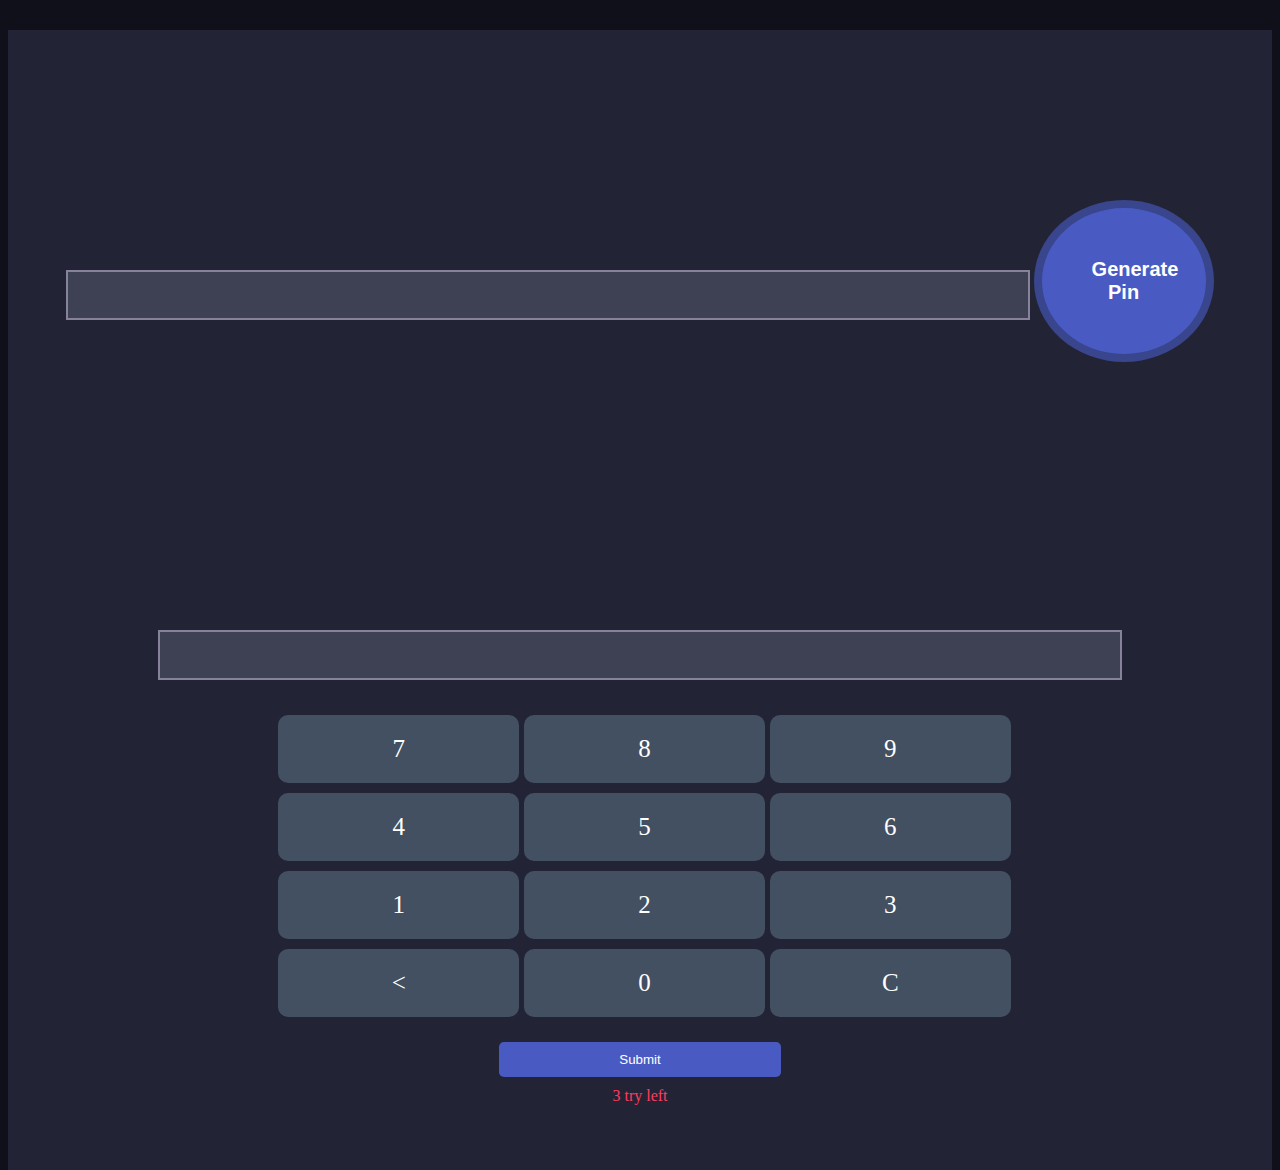
<file: pin-matcher/index.html>
<!DOCTYPE html>
<html lang="en">
<head>
    <meta charset="UTF-8">
    <meta name="viewport" content="width=device-width, initial-scale=1.0">
    <title>Pin Generator</title>
    <link rel="stylesheet" href="https://stackpath.bootstrapcdn.com/bootstrap/4.5.0/css/bootstrap.min.css" integrity="sha384-9aIt2nRpC12Uk9gS9baDl411NQApFmC26EwAOH8WgZl5MYYxFfc+NcPb1dKGj7Sk" crossorigin="anonymous">
    <link rel="stylesheet" href="style.css">
</head>
<body>
    <div class="container">
        <div class="row">
            <div class="col-md-6">
                <div class="pin-generator half-width">
                    <input id="display-pin" class="form-control" type="text">
                    <button onclick="generatePin()" class="generate-btn">Generate Pin</button>
                </div>
            </div>
            <div class="col-md-6">
                <div class="input-section half-width">
                    <input id="typed-numbers" class="form-control" type="text">
                    <div class="numbers">
                        <div id="key-pad" class="calc-body">
                            <div class="calc-button-row">
                              <div class="button">7</div>
                              <div class="button">8</div>
                              <div class="button">9</div>
                            </div>
                            <div class="calc-button-row">
                              <div class="button">4</div>
                              <div class="button">5</div>
                              <div class="button">6</div>
                            </div>
                            <div class="calc-button-row">
                              <div class="button">1</div>
                              <div class="button">2</div>
                              <div class="button">3</div>
                            </div>
                            <div class="calc-button-row">
                                <div class="button">&lt;</div>
                                <div class="button">0</div>
                                <div class="button">C</div>
                            </div>
                            <div>
                                <button onclick="verifyPin()" type="submit" class="submit-btn">Submit</button>
                                <p class="action-left">3 try left</p>
                            </div>
                    </div>
                </div>
            </div>
        </div>
        <div class="notify-section">
            <p id="notify-fail" class="notify">❌ Pin Didn't Match, Please try again</p>
            <p id="notify-success" class="notify">✅ Pin Matched... Secret door is opening for you</p>
        </div>
    </div>
    <script src="../pin-matcher/app.js"></script>
</body>
</html>
</file>
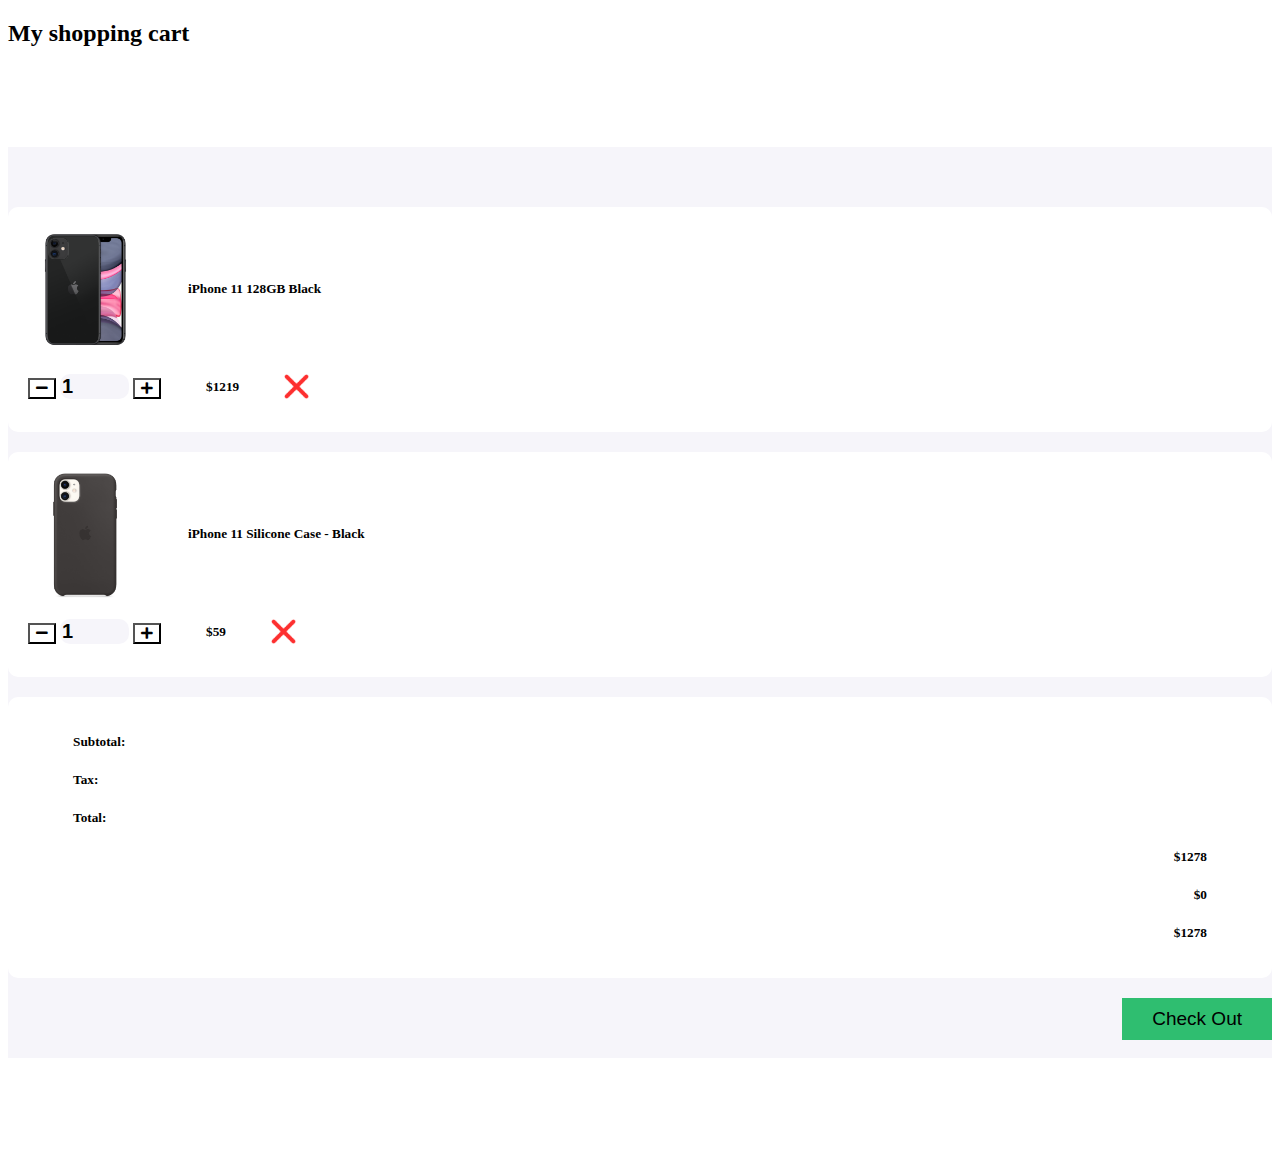
<file: shopping-cart/index.html>
<!DOCTYPE html>
<html>

<head>
   <title>Shopping Cart</title>
   <meta charset="utf-8">
   <meta name="viewport" content="width=device-width, initial-scale=1">
   <link href="https://cdn.jsdelivr.net/npm/bootstrap@5.0.2/dist/css/bootstrap.min.css" rel="stylesheet"
      integrity="sha384-EVSTQN3/azprG1Anm3QDgpJLIm9Nao0Yz1ztcQTwFspd3yD65VohhpuuCOmLASjC" crossorigin="anonymous">
   <link href="https://cdnjs.cloudflare.com/ajax/libs/font-awesome/5.11.2/css/all.css" rel="stylesheet" />
   <link href="style.css" rel="stylesheet">
</head>

<body>

   <section>
      <div class="container">
         <h2>My shopping cart</h2>
         <div class="cart">
            <div class="col-md-12 col-lg-10 mx-auto">
               <div class="cart-item">
                  <div class="row">
                     <div class="col-md-7 center-item">
                        <img src="images/product-1.png" alt="">
                        <h5>iPhone 11 128GB Black</h5>
                     </div>

                     <div class="col-md-5 center-item">
                        <div class="input-group number-spinner">
                           <button id="phone-minus" class="btn btn-default"><i class="fas fa-minus"></i></button>
                           <input id="phone-number" type="number" min="0" class="form-control text-center" value="1">
                           <button id ="phone-plus" class="btn btn-default"><i class="fas fa-plus"></i></button>
                        </div>
                        <h5>$<span id="phone-total">1219</span></h5>
                        <img src="images/remove.png" alt="" class="remove-item">
                     </div>
                  </div>
               </div>

               <div class="cart-item">
                  <div class="row">
                     <div class="col-md-7 center-item mx-auto">
                        <img src="images/product-2.png" alt="">
                        <h5>iPhone 11 Silicone Case - Black</h5>
                     </div>
                     <div class="col-md-5 center-item">
                        <div class="input-group number-spinner">
                           <button id="case-minus" class="btn btn-default"><i class="fas fa-minus"></i></button>
                           <input id="case-number" type="number" min="0" class="form-control text-center" value="1">
                           <button id="case-plus" class="btn btn-default"><i class="fas fa-plus"></i></button>

                        </div>
                        <h5>$<span id="case-total">59</span></h5>
                        <img src="images/remove.png" alt="" class="remove-item">
                     </div>
                  </div>
               </div>

               <div class="cart-item">
                  <div class="row">

                     <div class="col-md-8">
                        <h5>Subtotal: </h5>
                        <h5>Tax:</h5>
                        <h5>Total:</h5>
                     </div>

                     <div class="col-md-4 status">
                        <h5>$<span id="sub-total">1278</span></h5>
                        <h5>$<span id="tax-amount">0</span></h5>
                        <h5>$<span id="total-price">1278</span></h5>
                     </div>
                  </div>
               </div>
               <div class="col-md-12 pt-4 pb-4">
                  <button type="button" class="btn btn-success check-out">Check Out</button>
               </div>
            </div>
         </div>
      </div>
   </section>
   <script src="../shopping-cart/app.js"></script>
</body>

</html>
</file>
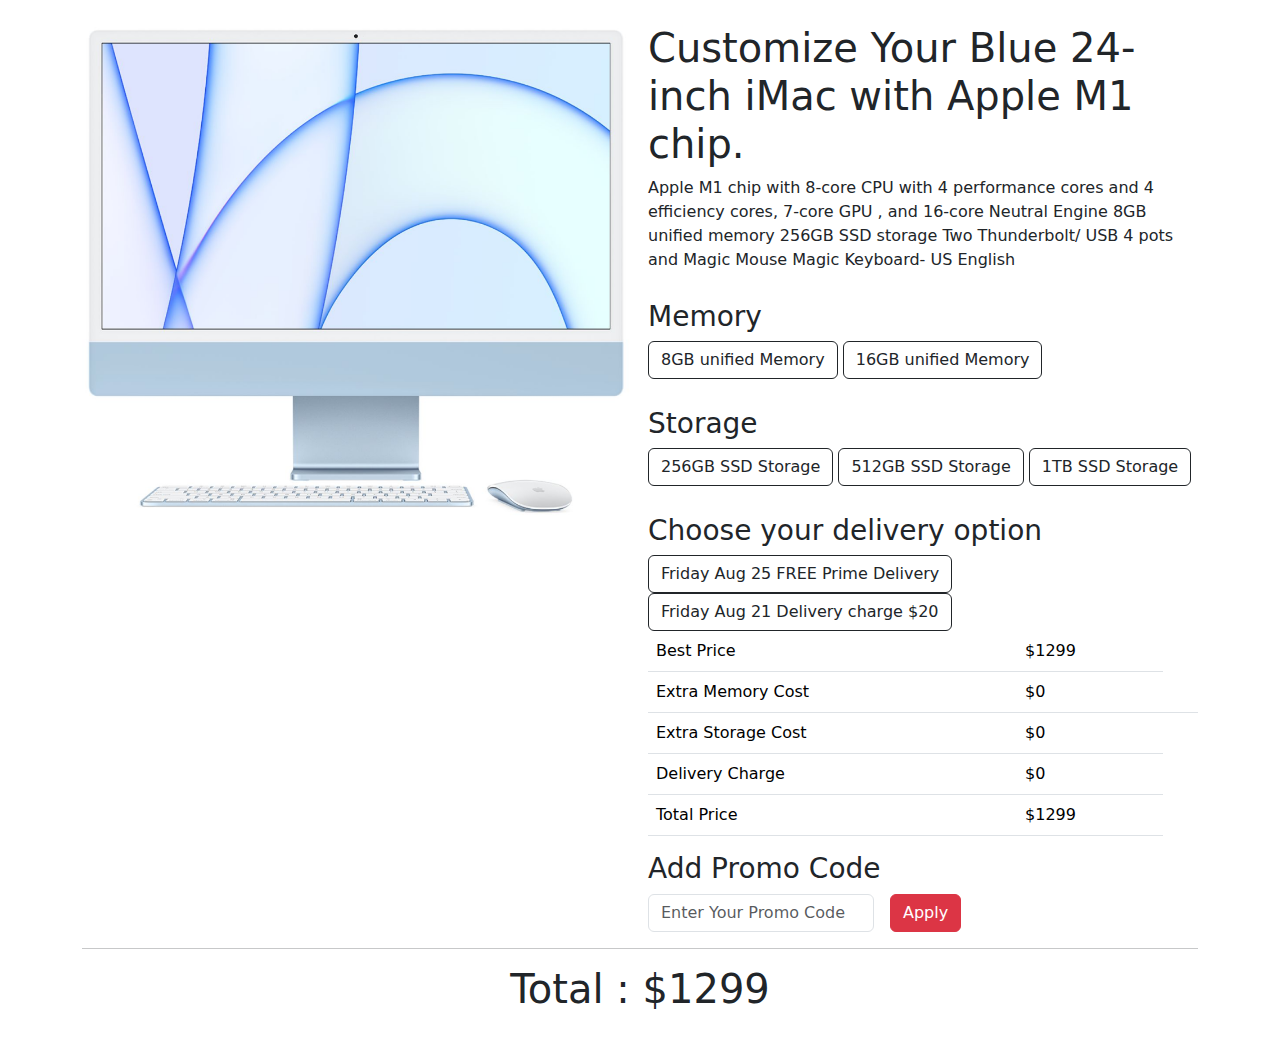
<file: mac-book-pro/mac-book-pro-MinhajulAkib-main/index.html>
<!DOCTYPE html>
<html lang="en">
<head>
    <meta charset="UTF-8">
    <meta http-equiv="X-UA-Compatible" content="IE=edge">
    <meta name="viewport" content="width=device-width, initial-scale=1.0">
    <title>Mac Book Pro</title>

    <!-- Bootstrap CSS -->
    <link href="https://cdn.jsdelivr.net/npm/bootstrap@5.1.0/dist/css/bootstrap.min.css" rel="stylesheet">
    <!-- CSS Link -->
    <link rel="stylesheet" href="css/style.css">
   
</head>
<body>
  <header>
  </header>
  <section class="container mt-4">
    <div class="row g-3">
        <!-- Main image Part -->
        <div class="col-md-6">
            <img class="img-fluid" src="images/mac.png" alt="">
        </div>
        <div class="col-md-6">
            <!-- Product details  -->
            <div class="mb-4">
                <h1>Customize Your Blue 24-inch iMac with Apple M1 chip.</h1>
                <p>Apple M1 chip with 8-core CPU with 4 performance cores and 4 efficiency cores, 7-core GPU , and 16-core Neutral Engine 8GB unified memory 256GB SSD storage Two Thunderbolt/ USB 4 pots and Magic Mouse Magic Keyboard- US English</p>
            </div>

                    <!--Memory part-->
                    <div class="memory ">
                        <h3>Memory</h3>
                        <button type="button" id="8gb-memory" class="memorycolor btn btn-outline-dark">8GB unified Memory</button>
                        <button type="button" id="16gb-memory" class="memorycolor btn btn-outline-dark">16GB unified Memory</button>
                    </div>
                    <!--Storage part-->
                    <div class="storage ">
                        <h3>Storage</h3>
                        <button type="button" id="256gb-ssd" class="storagecolor btn btn-outline-dark">256GB SSD Storage</button>
                        <button type="button" id="512gb-ssd" class="storagecolor btn btn-outline-dark">512GB SSD Storage</button>
                        <button type="button" id="1tb-ssd" class="storagecolor btn btn-outline-dark">1TB SSD Storage</button>
                    </div>

                    <!--Delivery part-->
                    <div class="delivery">
                        <h3>Choose your delivery option</h3>
                        <button type="button" id="without-delivery-charge" class="deliverycolor btn btn-outline-dark">Friday Aug 25 FREE Prime Delivery</button>
                        <button type="button" id="with-delivery-charge" class="deliverycolor btn btn-outline-dark">Friday Aug 21 Delivery charge $20</button>
                    </div>
                   <!--Price count part-->
                    <div class="price-Table-container">
                    <table class="table">
                        
                    <tbody>
                     <tr>
                      <td>Best Price</td>
                      <td>$<span id="best-cost">1299</span></td>
                      </tr>
                      <tr>
                            
                    <td>Extra Memory Cost </td>
                        <td>$<span id="extra-memory-cost">0<td></span></td>
                        </tr>
                        <tr>
                    <td >Extra Storage Cost </td>
                        <td>$<span id="extra-storage-cost">0</span></td>
                        </tr>
                        <tr>
                    <td >Delivery Charge </td>
                        <td>$<span id="extra-delivery-cost">0</span></td>
                        </tr>
                        </tbody>
                        <tfoot>
                          <tr>
                            
                    <td >Total Price </td>
                        <td>$<span id="total-cost">1299</span></td>
                        </tr>
                        </tfoot>
                      </table>
                    </div>
                    <div class="promo-code-container">
                        <h3>Add Promo Code</h3>
                        <div class="row row-cols-lg-auto g-3 align-items-center">
                            <div class="col-12">
                            <input type="text" class="form-control" id="promo-code" placeholder="Enter Your Promo Code">
                              </div>
                        <div class="col-12">
                            <button id="code-entered" type="submit" class="btn btn-danger">Apply</button>
                          </div>
                        </div>
                </div>
              </div>
            </div>
        </div>
    </section>
    <!-- footer section -->
    <footer class="container mb-5">
      <hr>
      <h1 class="text-center">Total : $<span id="display-cost">1299</span></h1>
   </footer>
    <script src="js/macbook.js"></script>
</body>
</html>
</file>
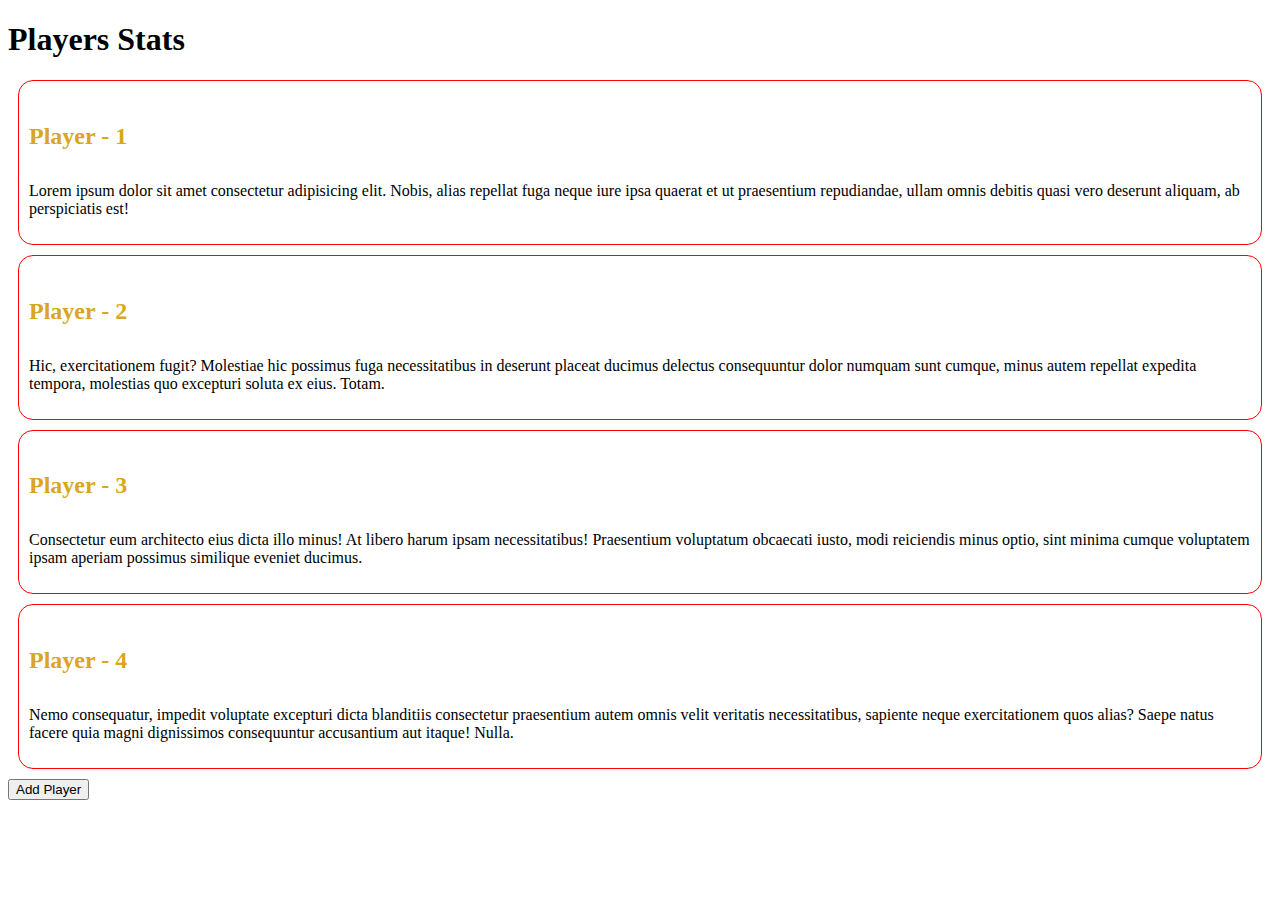
<file: clean-functional-bank/players.html>
<!DOCTYPE html>
<html lang="en">

<head>
    <meta charset="UTF-8">
    <meta http-equiv="X-UA-Compatible" content="IE=edge">
    <meta name="viewport" content="width=device-width, initial-scale=1.0">
    <title>Players</title>
    <style>
        /* #players .player:first-child {
            background-color: darkkhaki;
        } */

        .player-name {
            font-size: 1.5em;
            font-weight: 600;
            color: goldenrod;
        }
    </style>
</head>

<body>
    <header>
        <h1>Players Stats</h1>
    </header>
    <main>
        <section id="players">
            <!-- div.player*4>h4.player-name{Player - $}+p>lorem30 -->
            <div class="player">
                <h4 class="player-name">Player - 1</h4>
                <p>Lorem ipsum dolor sit amet consectetur adipisicing elit. Nobis, alias repellat fuga neque iure ipsa
                    quaerat et ut praesentium repudiandae, ullam omnis debitis quasi vero deserunt aliquam, ab
                    perspiciatis est!</p>
            </div>
            <div class="player">
                <h4 class="player-name">Player - 2</h4>
                <p>Hic, exercitationem fugit? Molestiae hic possimus fuga necessitatibus in deserunt placeat ducimus
                    delectus consequuntur dolor numquam sunt cumque, minus autem repellat expedita tempora, molestias
                    quo excepturi soluta ex eius. Totam.</p>
            </div>
            <div class="player">
                <h4 class="player-name">Player - 3</h4>
                <p>Consectetur eum architecto eius dicta illo minus! At libero harum ipsam necessitatibus! Praesentium
                    voluptatum obcaecati iusto, modi reiciendis minus optio, sint minima cumque voluptatem ipsam aperiam
                    possimus similique eveniet ducimus.</p>
            </div>
            <div class="player">
                <h4 class="player-name">Player - 4</h4>
                <p>Nemo consequatur, impedit voluptate excepturi dicta blanditiis consectetur praesentium autem omnis
                    velit veritatis necessitatibus, sapiente neque exercitationem quos alias? Saepe natus facere quia
                    magni dignissimos consequuntur accusantium aut itaque! Nulla.</p>
            </div>

        </section>
        <button onclick="addPlayer()">Add Player</button>
    </main>
    <script src="js/players.js"></script>
</body>

</html>
</file>
<file: pin-matcher/style.css>
*{
    box-sizing: border-box;
}
body {
    background: #10101B;
    height: 100vh;
}
.container {
    margin-top: 30px;
}

.half-width {
    height: 570px;
    background: #222436;
    padding: 30px;
    text-align: center;
}
.generate-btn{
    margin-top: 140px;
    width: 180px;
    padding: 50px;
    border-radius: 50%;
    border: 8px solid #39458C;
    background-color: #495BC3;
    color: #ffffff;
    font-weight: bold;
    font-size: 20px;
    text-align: center;
}
.generate-btn:focus{
    outline: none;
    box-shadow: none;
}

input[type='text']{
    background-color: #3D4153;
    padding: 10px 0px;
    color: #ffffff;
    width: 80%;
    margin: 0 auto;
    border: 2px solid #858299;
    height: 50px;
    padding: 10px;
}
input[type='text']:focus {
    background-color: #3D4153;
    color: #fff;
    font-size: 20px;
}
.numbers {
    margin: 30px 0;
}

.calc-typed {
margin-top: 20px;
font-size: 45px;
text-align: right;
color: #fff;
}

.calc-button-row {
width: 100%;
}

.button {
width: 20%;
background: #425062;
color: #fff;
padding: 20px 0;
margin: 5px;
display: inline-block;
font-size: 25px;
text-align: center;
vertical-align: middle;
margin-right: -4px;
border-radius: 10px;
cursor: pointer;
}
.blink-me {
color: #E0B612;
}
.submit-btn {
    border: none;
    margin-top: 20px;
    padding: 10px 120px;
    border-radius: 5px;
    background: #495BC3;
    color: #fff;
}
.notify {
    color: #fff;
    text-align: center;
    margin: 0 auto;
    background: #222436;
    margin-top: 20px;
    border-radius: 15px;
    padding: 5px 20px;
    display: none;
}
.notify-section{
    width: 35%;
    margin: 0 auto;
}
.action-left {
    color: #FF3C5F;
    margin-top: 10px;
}
</file>
<file: shopping-cart/style.css>
body{
	background: #fff;
}
.cart{
	margin: 100px 0;
	background-color: #F6F5FA;;
	padding: 60px 0;
}
.total-price{
	padding-bottom: 15px;
}
.cart-item{
	background-color: #fff;
	border-radius: 10px;
	padding: 15px 20px;
	margin-bottom: 20px;
}
.center-item{
    display: flex;
    align-items: center;
    justify-content: flex-start;
}
.cart-item img{
	width: 115px;
}
.cart-item h5{
    padding: 0 45px;
}
.cart-item .remove-item{
	width: 25px!important;
}
.btn-default{
	background-color: #fff;
}
.cart-item .form-control{
	background-color: #F6F5FA;
	border: none;
    width: 65px;
    border-radius: 10px!important;
    font-weight: 700;
    font-size: 20px;
}
.input-group{
	width: unset;
	flex-wrap: nowrap;
}
.status{
	text-align: right;
}
.check-out{
    float: right;
    padding: 10px 30px;
	font-size: 19px;
	background-color: #2FBE70;
	border: none;
}
</file>
<file: mac-book-pro/mac-book-pro-MinhajulAkib-main/css/style.css>
/* memory part */
.memory{
  margin-top: 5%;
}
.memorycolor {
  background-color: white;
}
.memorycolor:hover {
  background-color: black;
  color: cornsilk;
}

/* storage part */
.storage{
  margin-top: 5%;
}
.storagecolor {
  background-color: white;
}
.storagecolor:hover {
  background-color: black;
  color: cornsilk;
}

/* delivery part */
.delivery{
  margin-top: 5%;
}
.deliverycolor {
  background-color: white;
}
.deliverycolor:hover {
  background-color: black;
  color: cornsilk;
}
</file>
